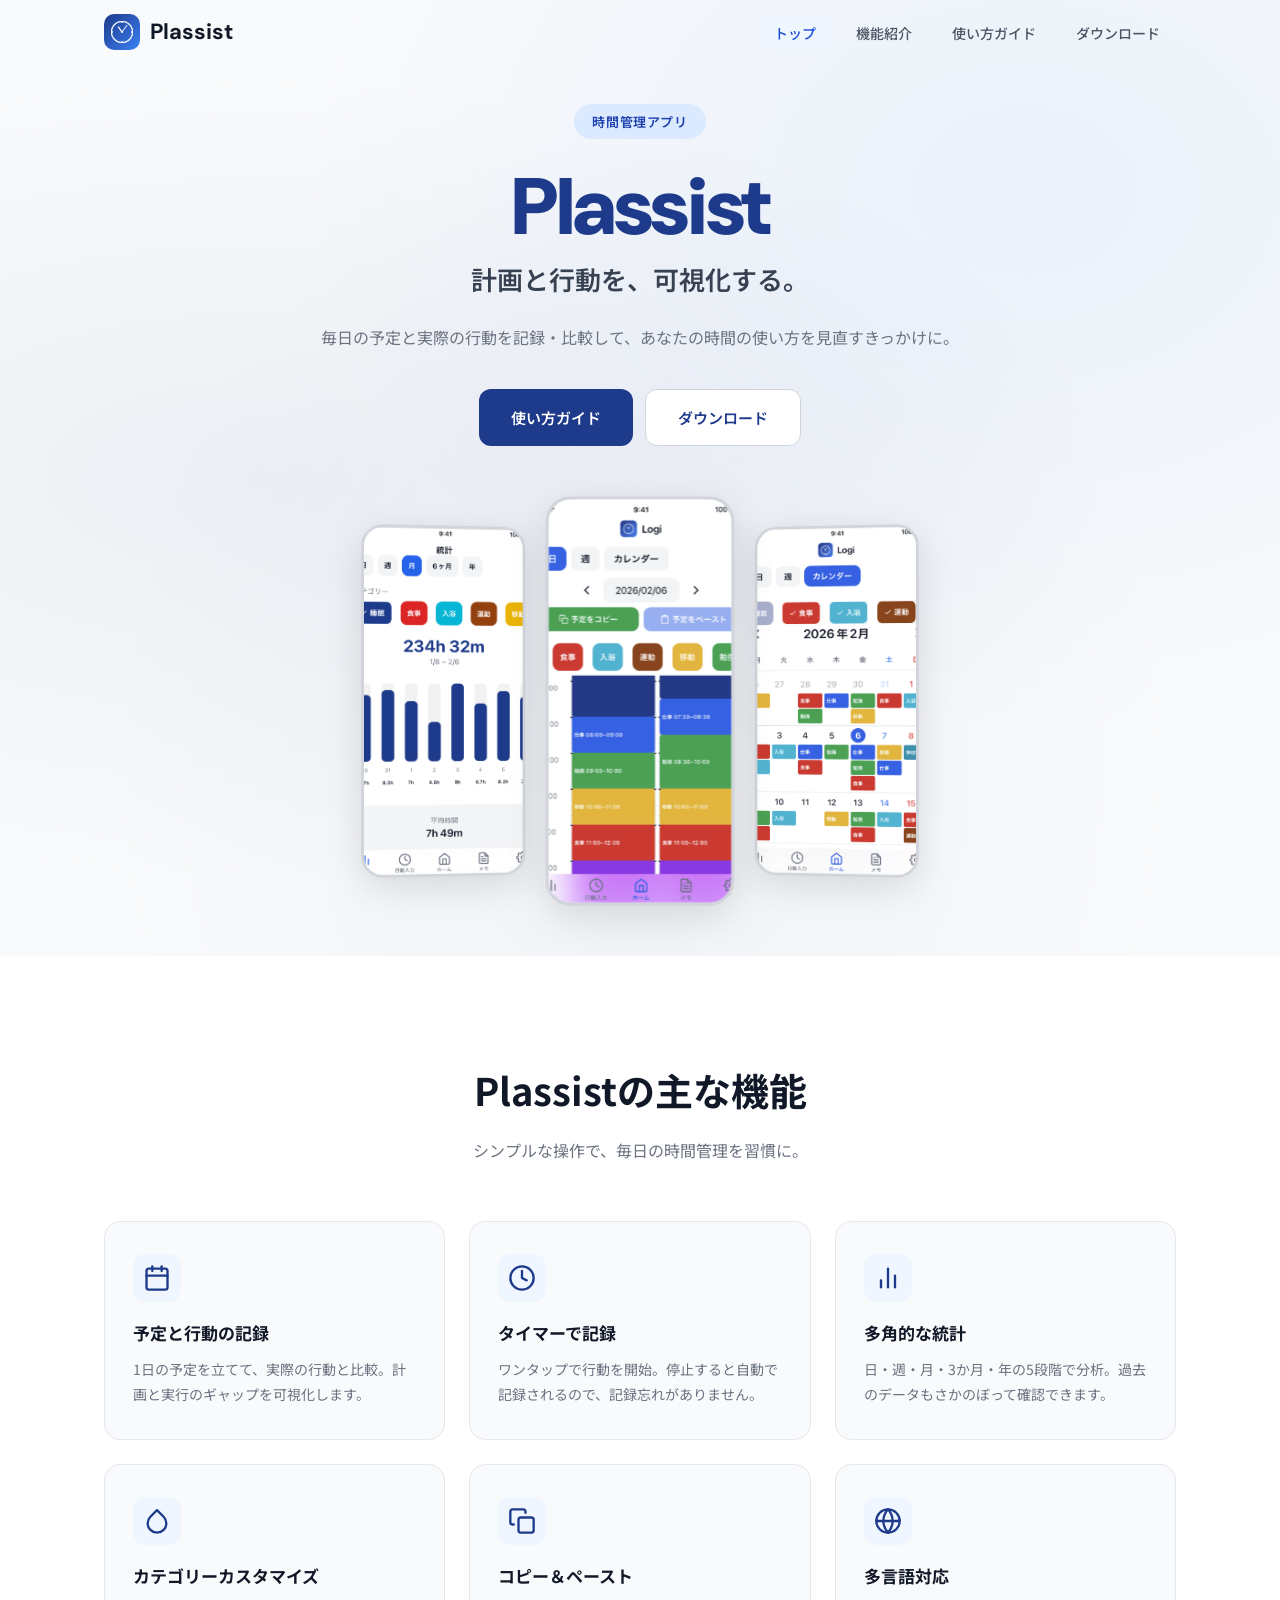
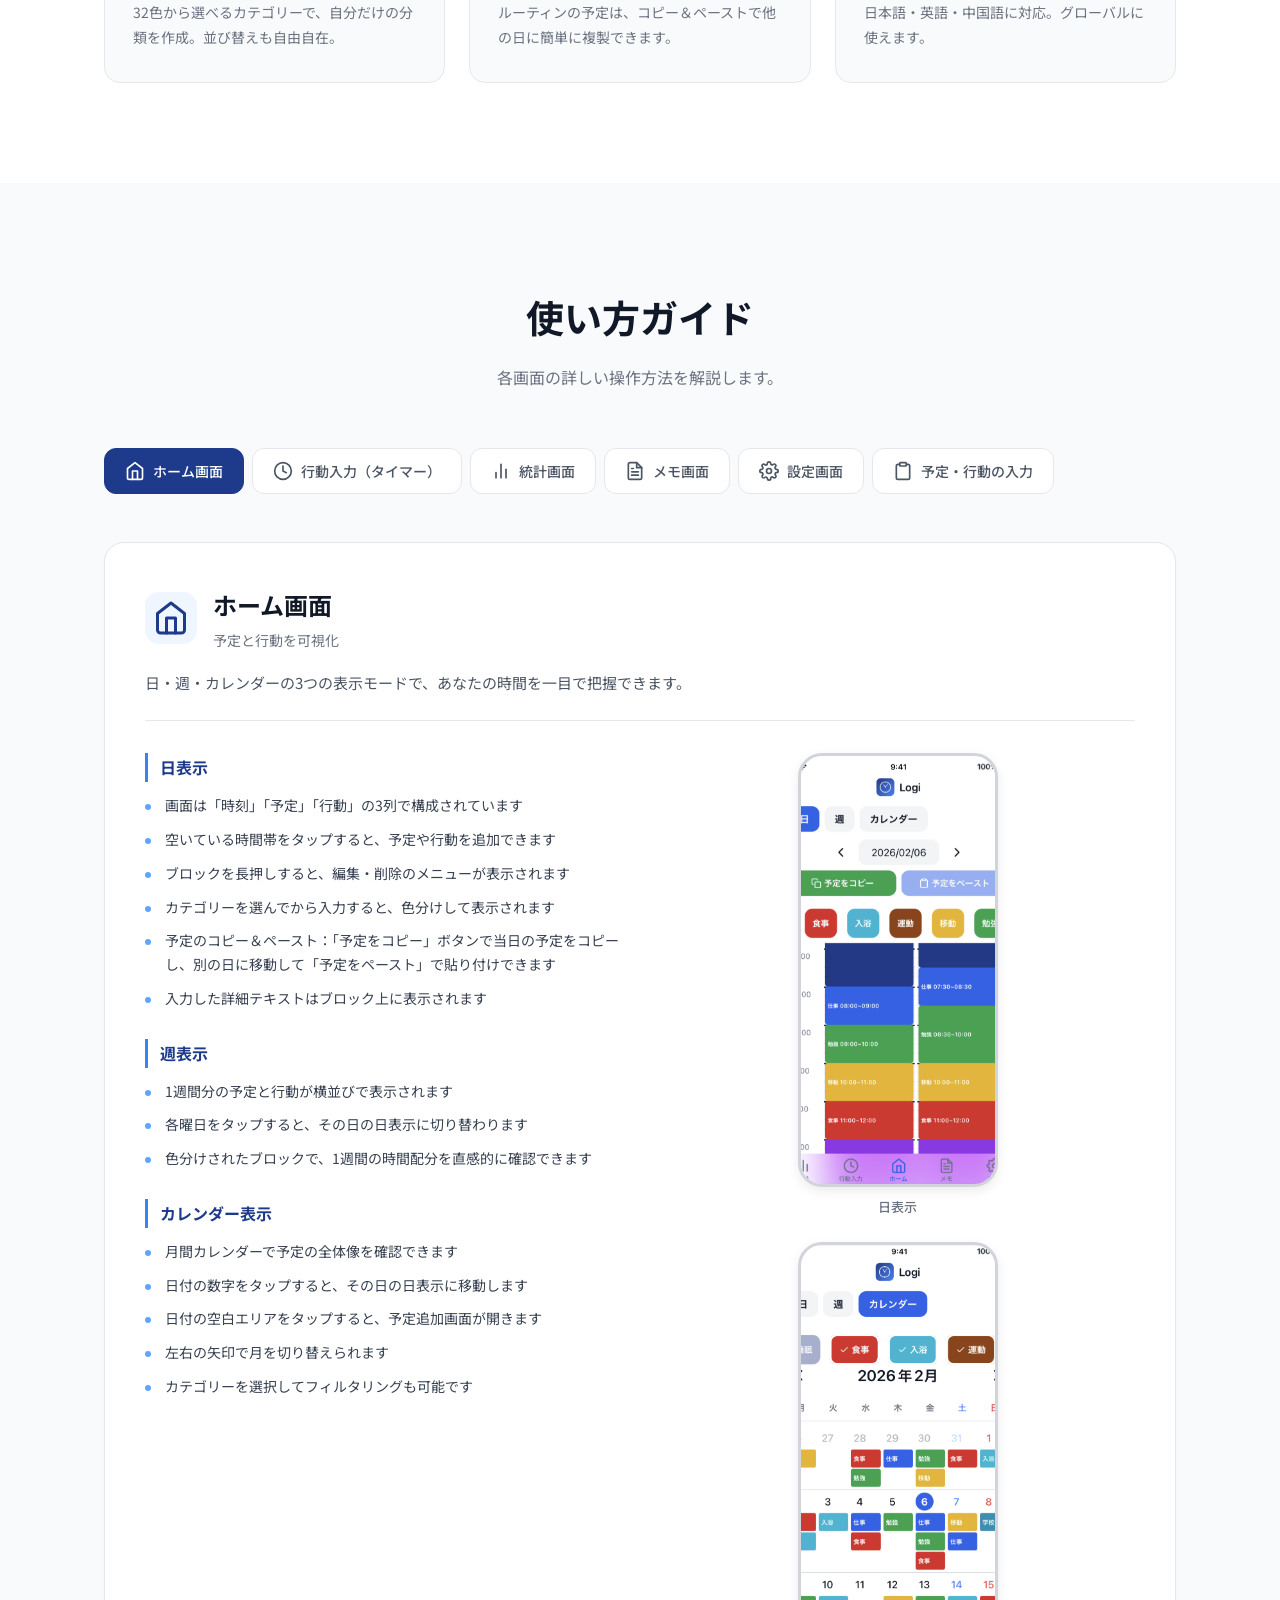
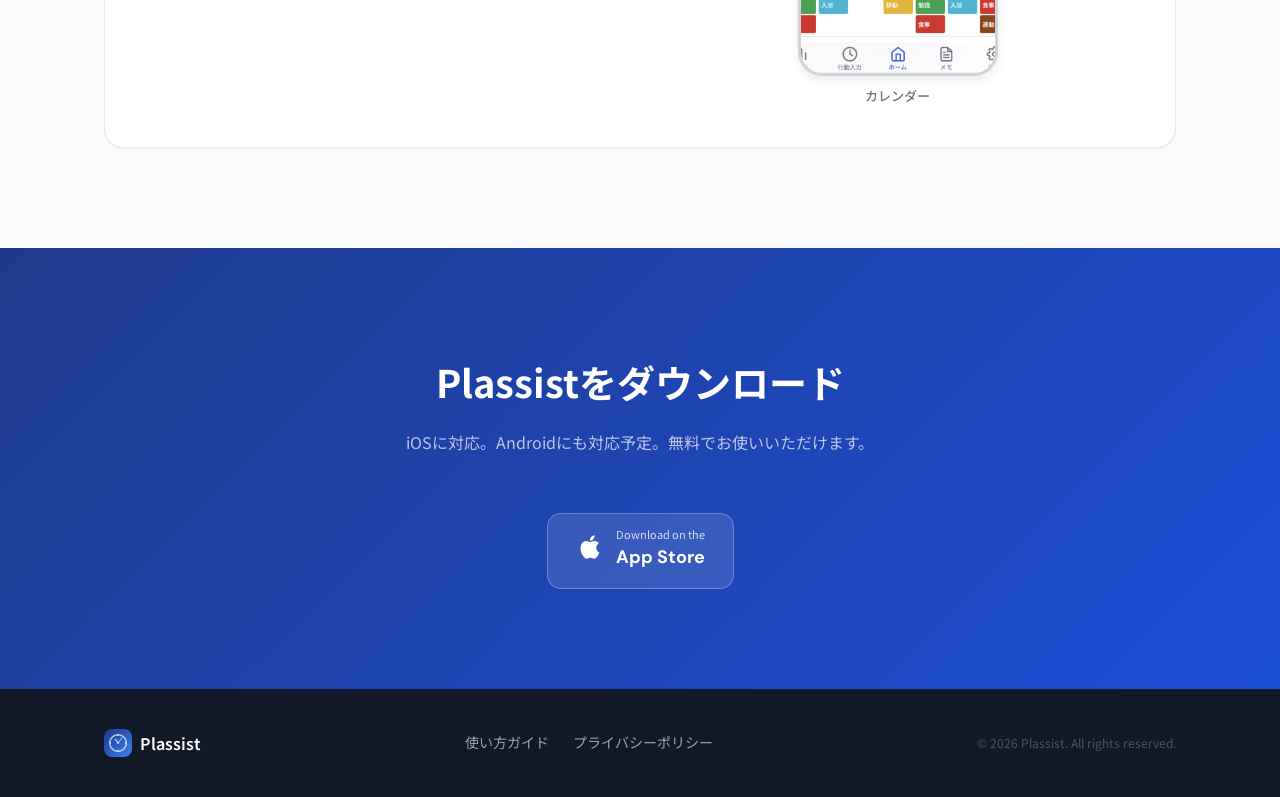
<file: index.html>
<!DOCTYPE html>
<html lang="ja">
  <head>
    <meta charset="UTF-8" />
    <meta name="viewport" content="width=device-width, initial-scale=1.0" />
    <meta name="description" content="Plassist - 計画と行動を可視化する時間管理アプリ" />
    <title>Plassist - 時間管理アプリ</title>
    <link rel="icon" type="image/png" href="./images/icon.png" />
    <script type="module" crossorigin src="./assets/index-B7PkcWoJ.js"></script>
    <link rel="stylesheet" crossorigin href="./assets/index-hVhr4otf.css">
  </head>
  <body>
    <div id="root"></div>
  </body>
</html>
</file>
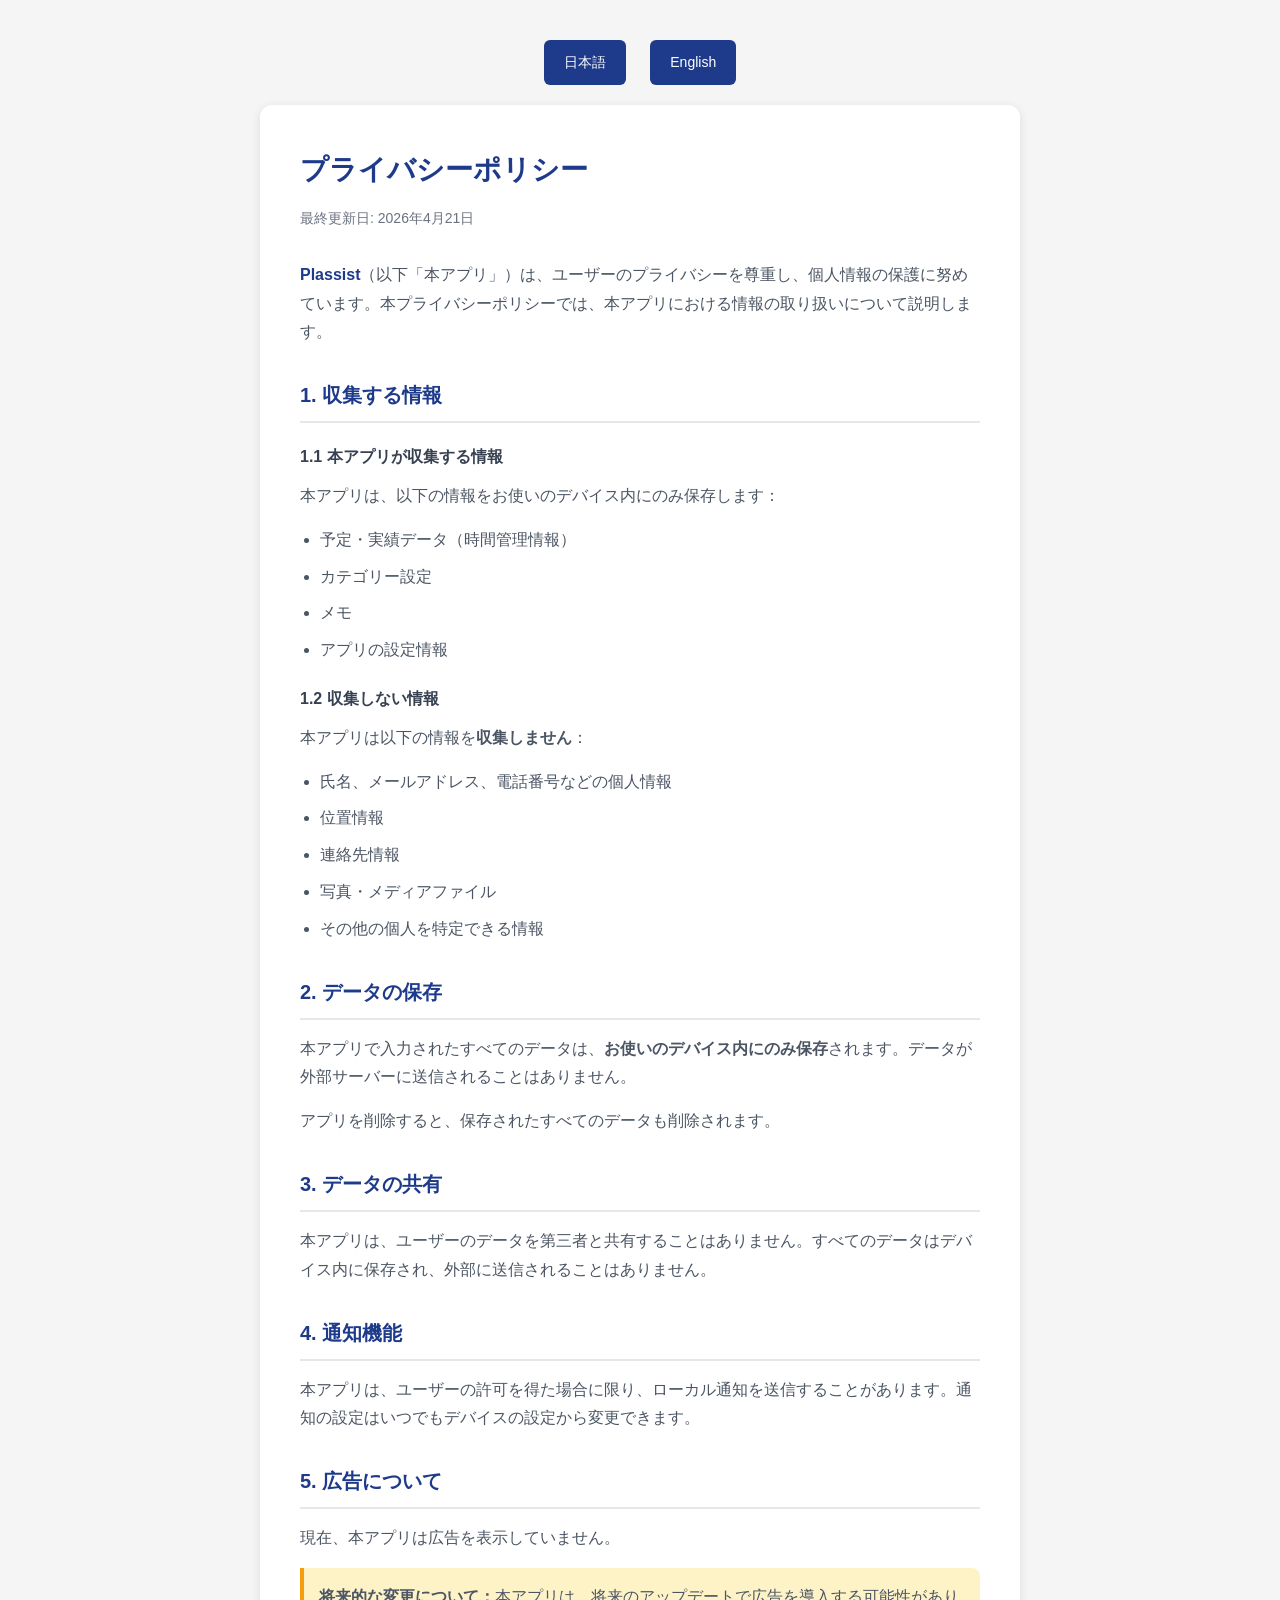
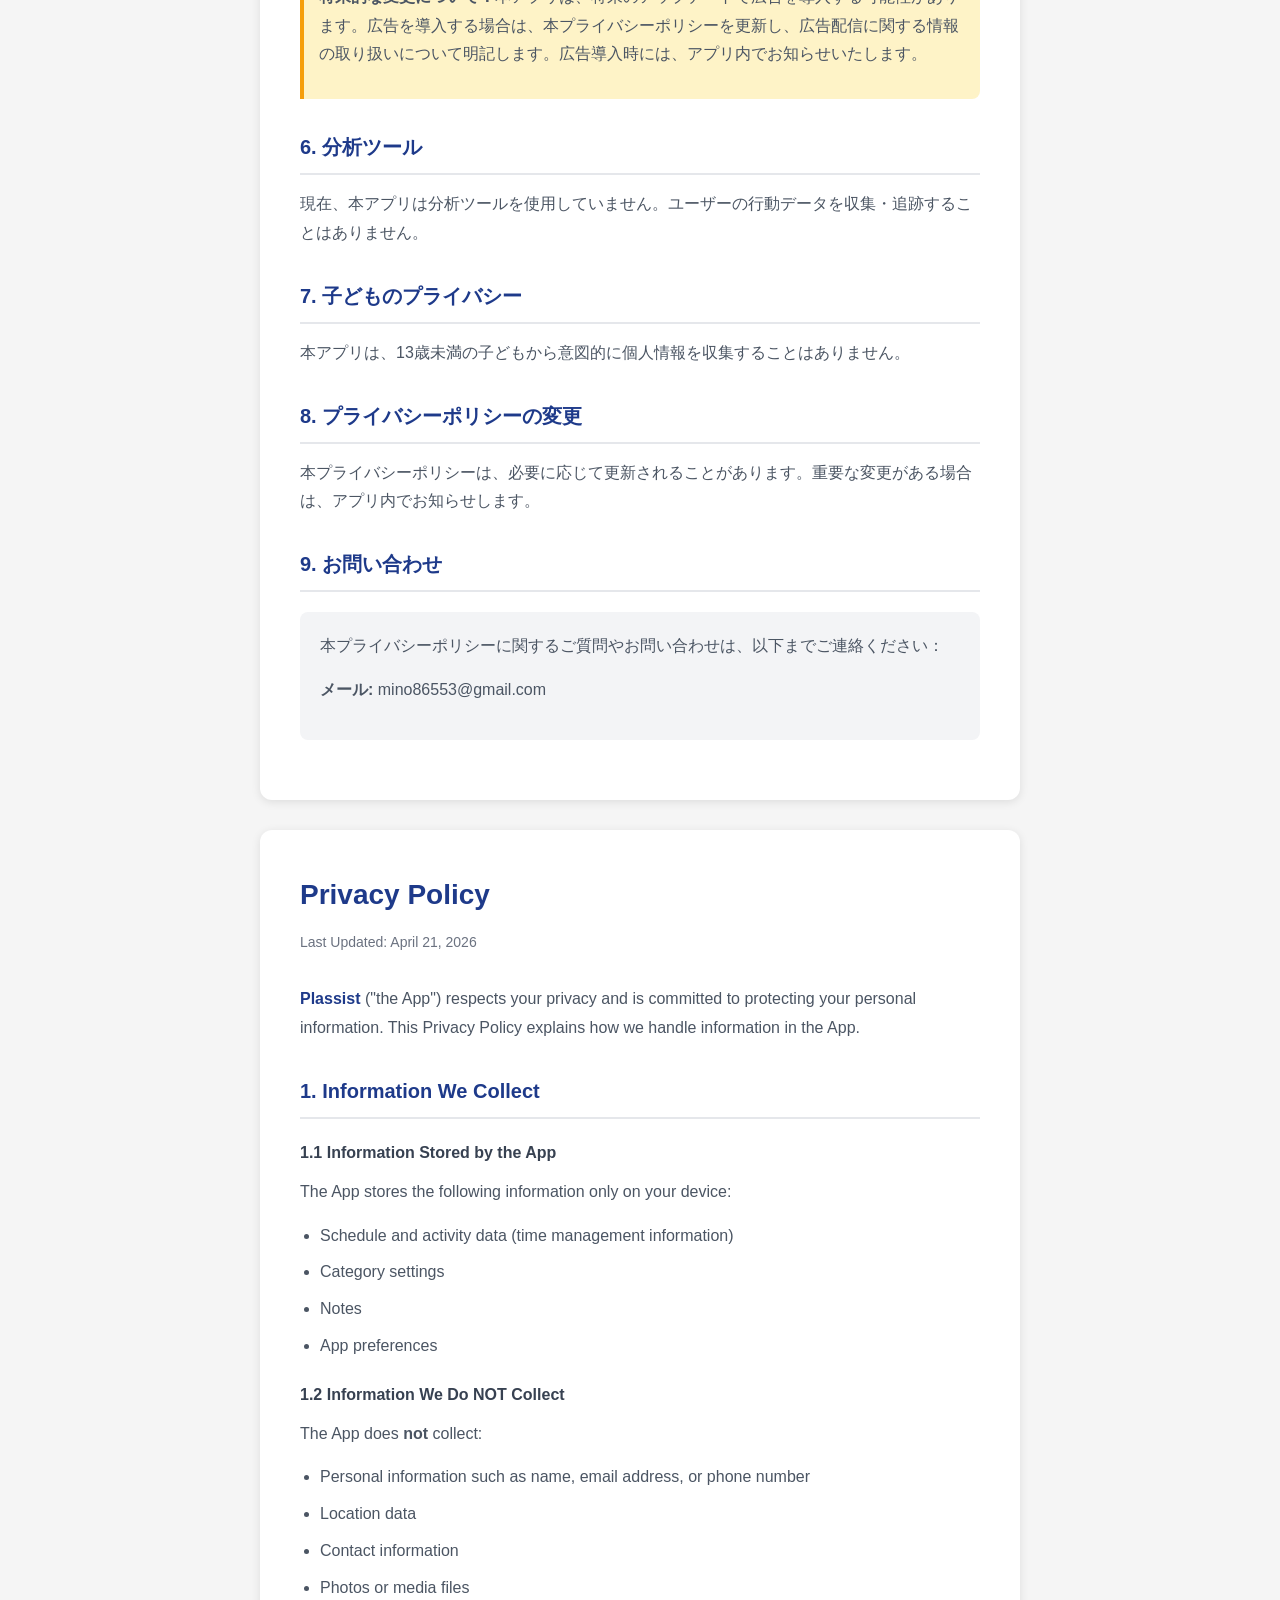
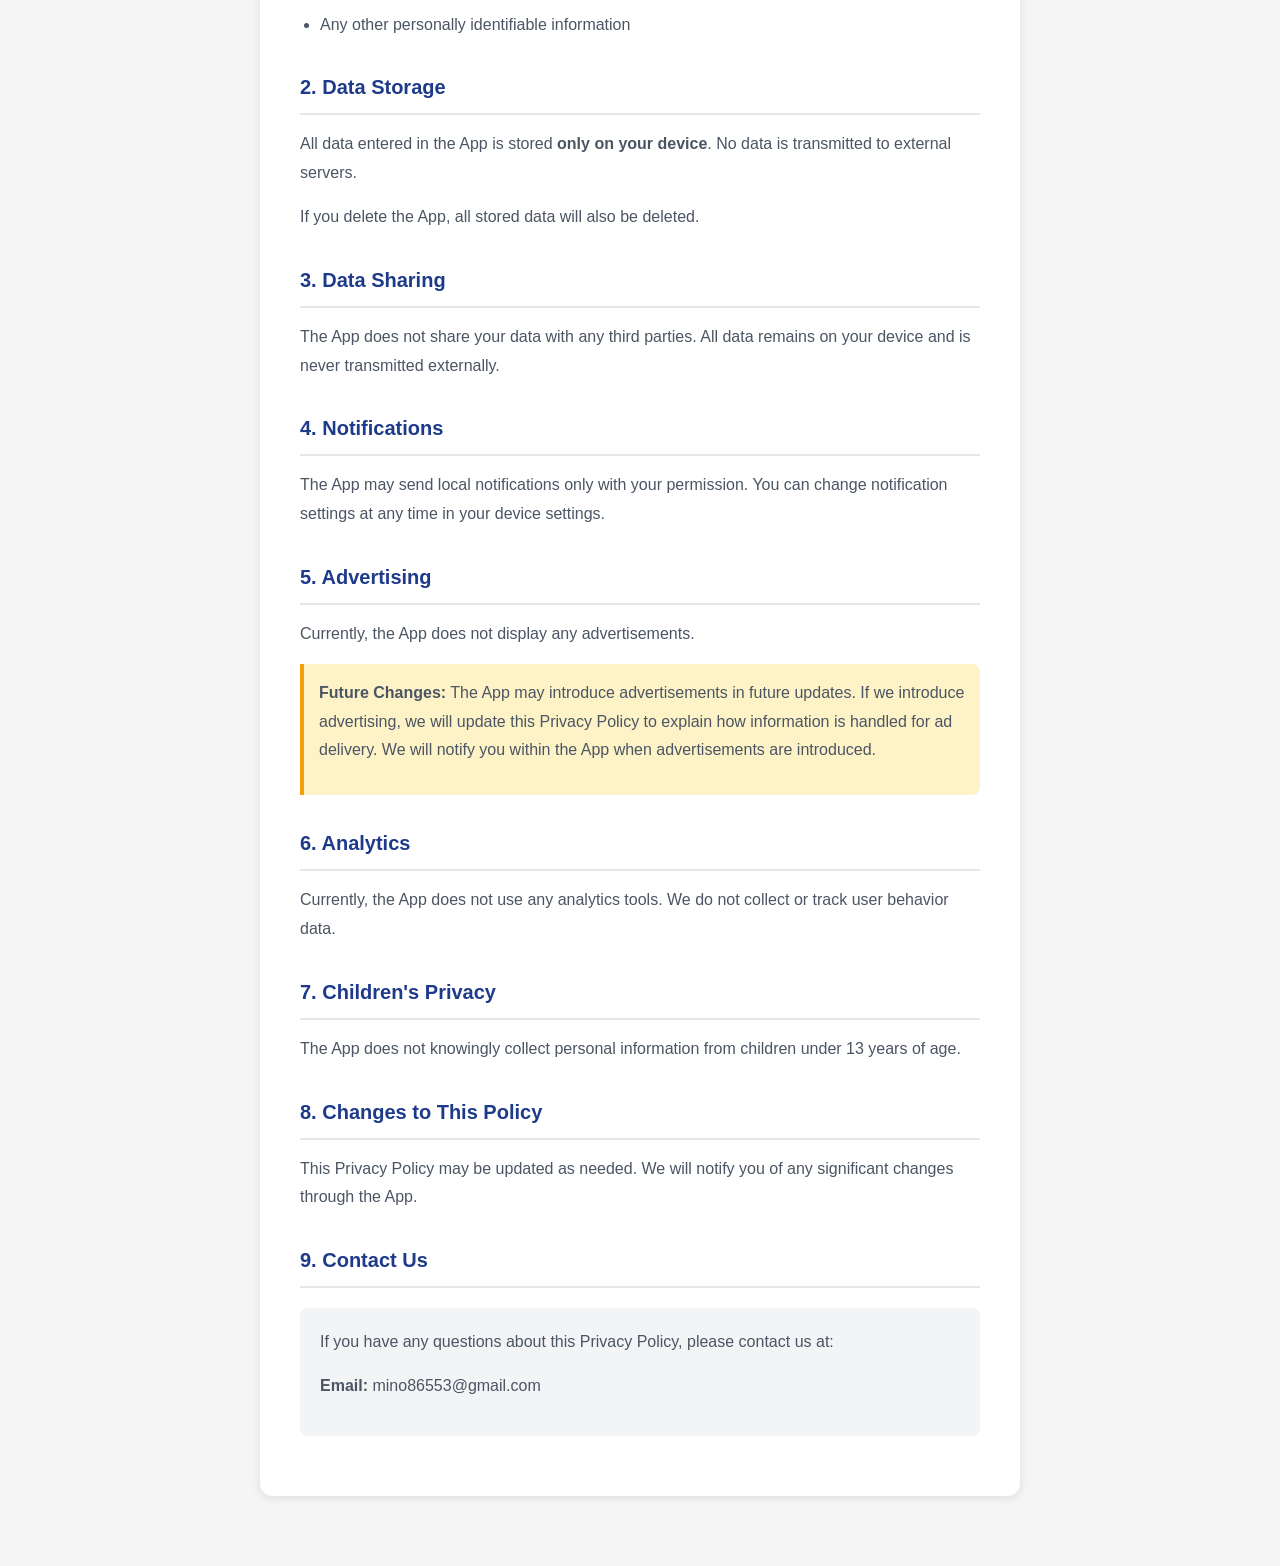
<file: privacy-policy.html>
<!DOCTYPE html>
<html lang="ja">
<head>
    <meta charset="UTF-8">
    <meta name="viewport" content="width=device-width, initial-scale=1.0">
    <title>Plassist - プライバシーポリシー / Privacy Policy</title>
    <style>
        * {
            margin: 0;
            padding: 0;
            box-sizing: border-box;
        }
        body {
            font-family: -apple-system, BlinkMacSystemFont, 'Segoe UI', Roboto, 'Helvetica Neue', Arial, sans-serif;
            line-height: 1.8;
            color: #333;
            background-color: #f5f5f5;
        }
        .container {
            max-width: 800px;
            margin: 0 auto;
            padding: 40px 20px;
        }
        .card {
            background: white;
            border-radius: 12px;
            padding: 40px;
            margin-bottom: 30px;
            box-shadow: 0 2px 10px rgba(0,0,0,0.1);
        }
        h1 {
            color: #1e3a8a;
            font-size: 28px;
            margin-bottom: 10px;
        }
        h2 {
            color: #1e3a8a;
            font-size: 20px;
            margin-top: 30px;
            margin-bottom: 15px;
            padding-bottom: 8px;
            border-bottom: 2px solid #e5e7eb;
        }
        h3 {
            font-size: 16px;
            margin-top: 20px;
            margin-bottom: 10px;
            color: #374151;
        }
        p {
            margin-bottom: 15px;
            color: #4b5563;
        }
        ul {
            margin-left: 20px;
            margin-bottom: 15px;
        }
        li {
            margin-bottom: 8px;
            color: #4b5563;
        }
        .app-name {
            font-weight: bold;
            color: #1e3a8a;
        }
        .last-updated {
            color: #6b7280;
            font-size: 14px;
            margin-bottom: 30px;
        }
        .lang-switch {
            text-align: center;
            margin-bottom: 20px;
        }
        .lang-switch a {
            display: inline-block;
            padding: 10px 20px;
            margin: 0 10px;
            background: #1e3a8a;
            color: white;
            text-decoration: none;
            border-radius: 6px;
            font-size: 14px;
        }
        .lang-switch a:hover {
            background: #1e40af;
        }
        .section {
            margin-bottom: 20px;
        }
        .contact-info {
            background: #f3f4f6;
            padding: 20px;
            border-radius: 8px;
            margin-top: 20px;
        }
        .note {
            background: #fef3c7;
            border-left: 4px solid #f59e0b;
            padding: 15px;
            margin: 15px 0;
            border-radius: 0 8px 8px 0;
        }
    </style>
</head>
<body>
    <div class="container">
        <div class="lang-switch">
            <a href="#japanese">日本語</a>
            <a href="#english">English</a>
        </div>

        <!-- 日本語版 -->
        <div class="card" id="japanese">
            <h1>プライバシーポリシー</h1>
            <p class="last-updated">最終更新日: 2026年4月21日</p>

            <div class="section">
                <p><span class="app-name">Plassist</span>（以下「本アプリ」）は、ユーザーのプライバシーを尊重し、個人情報の保護に努めています。本プライバシーポリシーでは、本アプリにおける情報の取り扱いについて説明します。</p>
            </div>

            <h2>1. 収集する情報</h2>
            <div class="section">
                <h3>1.1 本アプリが収集する情報</h3>
                <p>本アプリは、以下の情報をお使いのデバイス内にのみ保存します：</p>
                <ul>
                    <li>予定・実績データ（時間管理情報）</li>
                    <li>カテゴリー設定</li>
                    <li>メモ</li>
                    <li>アプリの設定情報</li>
                </ul>

                <h3>1.2 収集しない情報</h3>
                <p>本アプリは以下の情報を<strong>収集しません</strong>：</p>
                <ul>
                    <li>氏名、メールアドレス、電話番号などの個人情報</li>
                    <li>位置情報</li>
                    <li>連絡先情報</li>
                    <li>写真・メディアファイル</li>
                    <li>その他の個人を特定できる情報</li>
                </ul>
            </div>

            <h2>2. データの保存</h2>
            <div class="section">
                <p>本アプリで入力されたすべてのデータは、<strong>お使いのデバイス内にのみ保存</strong>されます。データが外部サーバーに送信されることはありません。</p>
                <p>アプリを削除すると、保存されたすべてのデータも削除されます。</p>
            </div>

            <h2>3. データの共有</h2>
            <div class="section">
                <p>本アプリは、ユーザーのデータを第三者と共有することはありません。すべてのデータはデバイス内に保存され、外部に送信されることはありません。</p>
            </div>

            <h2>4. 通知機能</h2>
            <div class="section">
                <p>本アプリは、ユーザーの許可を得た場合に限り、ローカル通知を送信することがあります。通知の設定はいつでもデバイスの設定から変更できます。</p>
            </div>

            <h2>5. 広告について</h2>
            <div class="section">
                <p>現在、本アプリは広告を表示していません。</p>
                <div class="note">
                    <p><strong>将来的な変更について：</strong>本アプリは、将来のアップデートで広告を導入する可能性があります。広告を導入する場合は、本プライバシーポリシーを更新し、広告配信に関する情報の取り扱いについて明記します。広告導入時には、アプリ内でお知らせいたします。</p>
                </div>
            </div>

            <h2>6. 分析ツール</h2>
            <div class="section">
                <p>現在、本アプリは分析ツールを使用していません。ユーザーの行動データを収集・追跡することはありません。</p>
            </div>

            <h2>7. 子どものプライバシー</h2>
            <div class="section">
                <p>本アプリは、13歳未満の子どもから意図的に個人情報を収集することはありません。</p>
            </div>

            <h2>8. プライバシーポリシーの変更</h2>
            <div class="section">
                <p>本プライバシーポリシーは、必要に応じて更新されることがあります。重要な変更がある場合は、アプリ内でお知らせします。</p>
            </div>

            <h2>9. お問い合わせ</h2>
            <div class="section">
                <div class="contact-info">
                    <p>本プライバシーポリシーに関するご質問やお問い合わせは、以下までご連絡ください：</p>
                    <p><strong>メール:</strong> mino86553@gmail.com</p>
                </div>
            </div>
        </div>

        <!-- English Version -->
        <div class="card" id="english">
            <h1>Privacy Policy</h1>
            <p class="last-updated">Last Updated: April 21, 2026</p>

            <div class="section">
                <p><span class="app-name">Plassist</span> ("the App") respects your privacy and is committed to protecting your personal information. This Privacy Policy explains how we handle information in the App.</p>
            </div>

            <h2>1. Information We Collect</h2>
            <div class="section">
                <h3>1.1 Information Stored by the App</h3>
                <p>The App stores the following information only on your device:</p>
                <ul>
                    <li>Schedule and activity data (time management information)</li>
                    <li>Category settings</li>
                    <li>Notes</li>
                    <li>App preferences</li>
                </ul>

                <h3>1.2 Information We Do NOT Collect</h3>
                <p>The App does <strong>not</strong> collect:</p>
                <ul>
                    <li>Personal information such as name, email address, or phone number</li>
                    <li>Location data</li>
                    <li>Contact information</li>
                    <li>Photos or media files</li>
                    <li>Any other personally identifiable information</li>
                </ul>
            </div>

            <h2>2. Data Storage</h2>
            <div class="section">
                <p>All data entered in the App is stored <strong>only on your device</strong>. No data is transmitted to external servers.</p>
                <p>If you delete the App, all stored data will also be deleted.</p>
            </div>

            <h2>3. Data Sharing</h2>
            <div class="section">
                <p>The App does not share your data with any third parties. All data remains on your device and is never transmitted externally.</p>
            </div>

            <h2>4. Notifications</h2>
            <div class="section">
                <p>The App may send local notifications only with your permission. You can change notification settings at any time in your device settings.</p>
            </div>

            <h2>5. Advertising</h2>
            <div class="section">
                <p>Currently, the App does not display any advertisements.</p>
                <div class="note">
                    <p><strong>Future Changes:</strong> The App may introduce advertisements in future updates. If we introduce advertising, we will update this Privacy Policy to explain how information is handled for ad delivery. We will notify you within the App when advertisements are introduced.</p>
                </div>
            </div>

            <h2>6. Analytics</h2>
            <div class="section">
                <p>Currently, the App does not use any analytics tools. We do not collect or track user behavior data.</p>
            </div>

            <h2>7. Children's Privacy</h2>
            <div class="section">
                <p>The App does not knowingly collect personal information from children under 13 years of age.</p>
            </div>

            <h2>8. Changes to This Policy</h2>
            <div class="section">
                <p>This Privacy Policy may be updated as needed. We will notify you of any significant changes through the App.</p>
            </div>

            <h2>9. Contact Us</h2>
            <div class="section">
                <div class="contact-info">
                    <p>If you have any questions about this Privacy Policy, please contact us at:</p>
                    <p><strong>Email:</strong> mino86553@gmail.com</p>
                </div>
            </div>
        </div>
    </div>
</body>
</html>
</file>
<file: assets/index-hVhr4otf.css>
@import"https://fonts.googleapis.com/css2?family=Noto+Sans+JP:wght@400;500;600;700;900&family=DM+Sans:ital,opsz,wght@0,9..40,400;0,9..40,500;0,9..40,700;1,9..40,400&display=swap";:root{--blue-900: #1e3a8a;--blue-800: #1e40af;--blue-700: #1d4ed8;--blue-600: #2563eb;--blue-500: #3b82f6;--blue-100: #dbeafe;--blue-50: #eff6ff;--gray-900: #111827;--gray-800: #1f2937;--gray-700: #374151;--gray-600: #4b5563;--gray-500: #6b7280;--gray-400: #9ca3af;--gray-300: #d1d5db;--gray-200: #e5e7eb;--gray-100: #f3f4f6;--gray-50: #f9fafb;--white: #ffffff;--font-ja: "Noto Sans JP", "Hiragino Kaku Gothic ProN", sans-serif;--font-en: "DM Sans", sans-serif;--shadow-sm: 0 1px 2px rgba(0,0,0,.05);--shadow-md: 0 4px 12px rgba(0,0,0,.08);--shadow-lg: 0 12px 40px rgba(0,0,0,.12);--shadow-xl: 0 20px 60px rgba(0,0,0,.15);--nav-height: 64px;--section-padding: 100px}*,*:before,*:after{margin:0;padding:0;box-sizing:border-box}html{scroll-behavior:smooth;-webkit-font-smoothing:antialiased}body{font-family:var(--font-ja);color:var(--gray-800);background:var(--white);line-height:1.8;overflow-x:hidden}img{max-width:100%;display:block}a{text-decoration:none;color:inherit;cursor:pointer}ul{list-style:none}.nav{position:fixed;top:0;left:0;right:0;z-index:1000;transition:all .3s ease;background:transparent}.nav--scrolled{background:#ffffffeb;backdrop-filter:blur(20px);-webkit-backdrop-filter:blur(20px);border-bottom:1px solid var(--gray-200);box-shadow:var(--shadow-sm)}.nav__inner{max-width:1120px;margin:0 auto;padding:0 24px;height:var(--nav-height);display:flex;align-items:center;justify-content:space-between}.nav__logo{display:flex;align-items:center;gap:10px;cursor:pointer;z-index:10}.nav__logo-icon{width:36px;height:36px;background:var(--blue-900);color:var(--white);border-radius:10px;display:flex;align-items:center;justify-content:center;font-family:var(--font-en);font-weight:700;font-size:18px}.nav__logo-img{width:36px;height:36px;border-radius:10px}.nav__logo-icon--small{width:28px;height:28px;font-size:14px;border-radius:8px}.nav__logo-text{font-family:var(--font-en);font-weight:700;font-size:22px;color:var(--gray-900)}.nav__links{display:flex;align-items:center;gap:8px}.nav__link{padding:8px 16px;border-radius:8px;font-size:14px;font-weight:500;color:var(--gray-600);transition:all .2s;cursor:pointer}.nav__link:hover,.nav__link--active{color:var(--blue-700);background:var(--blue-50)}.nav__hamburger{display:none;background:none;border:none;cursor:pointer;padding:8px;z-index:10}.hamburger{display:block;width:22px;height:2px;background:var(--gray-800);position:relative;transition:all .3s}.hamburger:before,.hamburger:after{content:"";position:absolute;width:22px;height:2px;background:var(--gray-800);transition:all .3s}.hamburger:before{top:-7px}.hamburger:after{top:7px}.hamburger--open{background:transparent}.hamburger--open:before{top:0;transform:rotate(45deg)}.hamburger--open:after{top:0;transform:rotate(-45deg)}.hero{position:relative;min-height:100vh;display:flex;align-items:center;justify-content:center;overflow:hidden;padding:calc(var(--nav-height) + 40px) 24px 60px}.hero__bg{position:absolute;inset:0;background:radial-gradient(ellipse at 20% 50%,rgba(30,58,138,.06) 0%,transparent 60%),radial-gradient(ellipse at 80% 20%,rgba(59,130,246,.08) 0%,transparent 50%),radial-gradient(ellipse at 50% 80%,rgba(30,58,138,.04) 0%,transparent 60%),var(--gray-50)}.hero__content{position:relative;text-align:center;max-width:720px}.hero__badge{display:inline-block;padding:6px 18px;border-radius:100px;background:var(--blue-100);color:var(--blue-800);font-size:13px;font-weight:600;letter-spacing:.05em;margin-bottom:24px}.hero__title{margin-bottom:24px}.hero__title-logo{display:block;font-family:var(--font-en);font-size:clamp(48px,9vw,80px);font-weight:900;letter-spacing:-.03em;color:var(--blue-900);line-height:1.1}.hero__title-sub{display:block;font-size:clamp(18px,3vw,26px);font-weight:600;color:var(--gray-700);margin-top:8px;line-height:1.5}.hero__desc{font-size:16px;color:var(--gray-500);line-height:1.9;margin-bottom:36px}.hero__actions{display:flex;gap:12px;justify-content:center;margin-bottom:60px}.btn{display:inline-flex;align-items:center;padding:14px 32px;border-radius:12px;font-size:15px;font-weight:600;transition:all .25s;cursor:pointer;border:none}.btn--primary{background:var(--blue-900);color:var(--white)}.btn--primary:hover{background:var(--blue-800);transform:translateY(-2px);box-shadow:var(--shadow-lg)}.btn--outline{background:var(--white);color:var(--blue-900);border:1.5px solid var(--gray-300)}.btn--outline:hover{border-color:var(--blue-500);background:var(--blue-50);transform:translateY(-2px)}.hero__phones{display:flex;justify-content:center;align-items:flex-end;gap:16px;perspective:1200px}.phone{width:180px;transition:transform .4s ease}.phone--left{transform:rotateY(8deg) scale(.9)}.phone--center{transform:scale(1.05);z-index:2}.phone--right{transform:rotateY(-8deg) scale(.9)}.phone__screen{aspect-ratio:9/19.5;border-radius:24px;overflow:hidden;background:var(--gray-100);border:3px solid var(--gray-300);position:relative;box-shadow:var(--shadow-lg)}.phone__screen img{width:100%;height:100%;object-fit:cover;position:relative;z-index:1}.phone__placeholder{position:absolute;inset:0;display:flex;flex-direction:column;align-items:center;justify-content:center;background:linear-gradient(135deg,var(--blue-50),var(--gray-100));gap:4px}.phone__placeholder span{font-size:13px;font-weight:600;color:var(--gray-600)}.phone__placeholder small{font-size:10px;color:var(--gray-400)}.phone__screen img+.phone__placeholder{display:none}.section__inner{max-width:1120px;margin:0 auto;padding:0 24px}.section__title{font-size:clamp(28px,4vw,38px);font-weight:700;text-align:center;color:var(--gray-900);margin-bottom:12px}.section__title--light{color:var(--white)}.section__subtitle{text-align:center;color:var(--gray-500);font-size:16px;margin-bottom:56px}.section__subtitle--light{color:#ffffffb3}.features{padding:var(--section-padding) 0;background:var(--white)}.features__grid{display:grid;grid-template-columns:repeat(3,1fr);gap:24px}.feature-card{padding:32px 28px;border-radius:16px;background:var(--gray-50);border:1px solid var(--gray-200);transition:all .3s ease}.feature-card:hover{transform:translateY(-4px);box-shadow:var(--shadow-md);border-color:var(--blue-200, #bfdbfe)}.feature-card__icon{width:48px;height:48px;border-radius:12px;background:var(--blue-50);display:flex;align-items:center;justify-content:center;margin-bottom:16px}.feature-card__title{font-size:17px;font-weight:700;color:var(--gray-900);margin-bottom:8px}.feature-card__desc{font-size:14px;color:var(--gray-500);line-height:1.8}.guide{padding:var(--section-padding) 0;background:var(--gray-50)}.guide__tabs{display:flex;gap:8px;overflow-x:auto;padding-bottom:8px;margin-bottom:40px;-webkit-overflow-scrolling:touch;scrollbar-width:none}.guide__tabs::-webkit-scrollbar{display:none}.guide__tab{display:flex;align-items:center;gap:8px;padding:12px 20px;border-radius:12px;border:1.5px solid var(--gray-200);background:var(--white);cursor:pointer;white-space:nowrap;font-size:14px;font-weight:500;font-family:var(--font-ja);color:var(--gray-600);transition:all .2s}.guide__tab:hover{border-color:var(--blue-300, #93c5fd);color:var(--blue-700)}.guide__tab--active{background:var(--blue-900);color:var(--white);border-color:var(--blue-900)}.guide__tab-icon{display:flex;align-items:center}.guide__content{animation:fadeIn .3s ease}@keyframes fadeIn{0%{opacity:0;transform:translateY(8px)}to{opacity:1;transform:translateY(0)}}.guide-detail{background:var(--white);border-radius:20px;padding:40px;border:1px solid var(--gray-200);box-shadow:var(--shadow-sm)}.guide-detail__header{display:flex;align-items:center;gap:16px;margin-bottom:16px}.guide-detail__icon{flex-shrink:0;width:52px;height:52px;border-radius:14px;background:var(--blue-50);display:flex;align-items:center;justify-content:center}.guide-detail__title{font-size:24px;font-weight:700;color:var(--gray-900)}.guide-detail__subtitle{font-size:14px;color:var(--gray-500);margin-top:2px}.guide-detail__desc{font-size:15px;color:var(--gray-600);margin-bottom:32px;padding-bottom:24px;border-bottom:1px solid var(--gray-200)}.guide-detail__body{display:grid;grid-template-columns:1fr 1fr;gap:40px;align-items:start}.guide-detail__section{margin-bottom:28px}.guide-detail__section:last-child{margin-bottom:0}.guide-detail__heading{font-size:16px;font-weight:700;color:var(--blue-900);margin-bottom:12px;padding-left:12px;border-left:3px solid var(--blue-500)}.guide-detail__list{list-style:none}.guide-detail__list li{position:relative;padding-left:20px;margin-bottom:10px;font-size:14px;color:var(--gray-700);line-height:1.7}.guide-detail__list li:before{content:"";position:absolute;left:0;top:10px;width:6px;height:6px;border-radius:50%;background:var(--blue-400, #60a5fa)}.guide-detail__screenshots{display:flex;flex-direction:column;gap:24px;align-items:center}.screenshot{text-align:center}.screenshot__phone{width:200px;aspect-ratio:9/19.5;border-radius:24px;overflow:hidden;background:var(--gray-100);border:3px solid var(--gray-300);position:relative;box-shadow:var(--shadow-md);margin:0 auto}.screenshot__phone img{width:100%;height:100%;object-fit:cover;position:relative;z-index:1}.screenshot__phone img+.screenshot__placeholder{display:none}.screenshot__placeholder{position:absolute;inset:0;display:flex;flex-direction:column;align-items:center;justify-content:center;background:linear-gradient(135deg,var(--blue-50),var(--gray-100));gap:4px}.screenshot__placeholder span{font-size:13px;font-weight:600;color:var(--gray-600)}.screenshot__placeholder small{font-size:10px;color:var(--gray-400)}.screenshot__label{margin-top:8px;font-size:13px;font-weight:500;color:var(--gray-500)}.download{padding:var(--section-padding) 0;background:linear-gradient(135deg,var(--blue-900),var(--blue-700));text-align:center}.download__buttons{display:flex;gap:16px;justify-content:center}.store-badge{display:flex;align-items:center;gap:12px;padding:14px 28px;border-radius:14px;background:#ffffff1f;border:1.5px solid rgba(255,255,255,.25);color:var(--white);transition:all .3s}.store-badge:hover{background:#fff3;transform:translateY(-2px);box-shadow:0 8px 32px #0003}.store-badge__text{text-align:left}.store-badge__text small{display:block;font-size:11px;opacity:.8;line-height:1.2}.store-badge__text strong{font-size:18px;font-family:var(--font-en)}.footer{padding:40px 0;background:var(--gray-900);color:var(--gray-400)}.footer__inner{max-width:1120px;margin:0 auto;padding:0 24px;display:flex;align-items:center;justify-content:space-between}.footer__brand{display:flex;align-items:center;gap:8px;font-weight:600;color:var(--white)}.footer__icon{width:28px;height:28px;border-radius:8px}.footer__links{display:flex;gap:24px}.footer__links a{font-size:14px;color:var(--gray-400);transition:color .2s}.footer__links a:hover{color:var(--white)}.footer__copy{font-size:12px;color:var(--gray-600)}.sp-only{display:none}@media(max-width:768px){:root{--section-padding: 64px}.sp-only{display:inline}.nav__hamburger{display:block}.nav__links{position:fixed;inset:0;background:#fffffffa;-webkit-backdrop-filter:blur(20px);backdrop-filter:blur(20px);flex-direction:column;justify-content:center;align-items:center;gap:8px;opacity:0;pointer-events:none;transition:opacity .3s}.nav__links--open{opacity:1;pointer-events:all}.nav__link{font-size:18px;padding:14px 32px}.hero{padding-top:calc(var(--nav-height) + 24px)}.hero__phones{gap:8px}.phone{width:120px}.phone__screen{border-radius:16px;border-width:2px}.hero__actions{flex-direction:column;align-items:center;gap:10px}.btn{width:100%;max-width:280px;justify-content:center}.features__grid{grid-template-columns:1fr;gap:16px}.guide__tabs{gap:6px}.guide__tab{padding:10px 14px;font-size:13px}.guide__tab-label{display:none}.guide__tab-icon{font-size:22px}.guide-detail{padding:24px 20px;border-radius:16px}.guide-detail__body{grid-template-columns:1fr;gap:32px}.guide-detail__screenshots{flex-direction:row;overflow-x:auto;padding-bottom:8px}.screenshot__phone{width:160px}.download__buttons{flex-direction:column;align-items:center}.store-badge{width:100%;max-width:280px;justify-content:center}.footer__inner{flex-direction:column;gap:16px;text-align:center}}@media(max-width:480px){.phone--left,.phone--right{display:none}.phone--center{width:200px;transform:none}}
</file>
